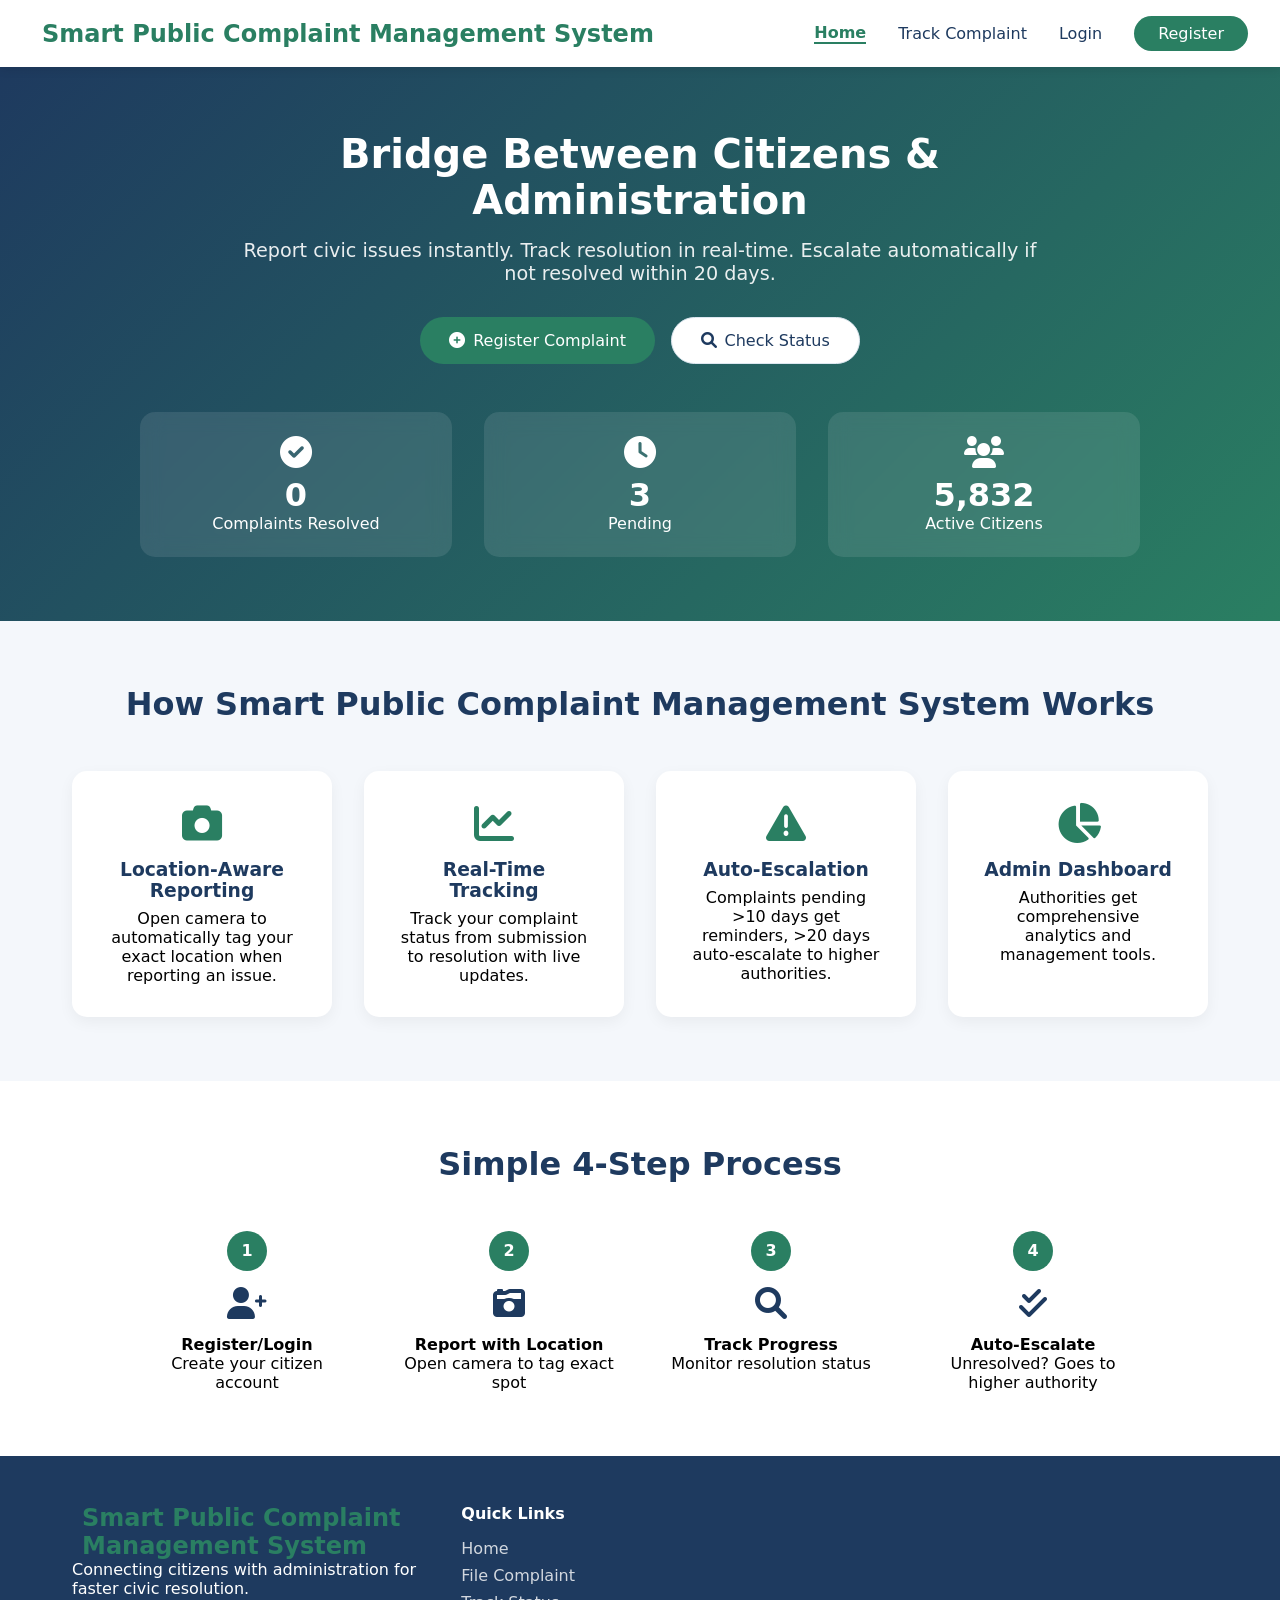
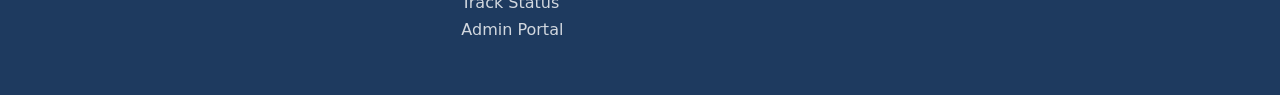
<file: index.html>
<!DOCTYPE html>
<html lang="en">
<head>
    <meta charset="UTF-8">
    <meta name="viewport" content="width=device-width, initial-scale=1.0">
    <title>Civora–Smart Citizen Complaint Platform</title>
    <link rel="stylesheet" href="https://cdnjs.cloudflare.com/ajax/libs/font-awesome/6.0.0-beta3/css/all.min.css">
    <link rel="stylesheet" href="style.css">
</head>
<body>
   
    <nav class="navbar">
        <div class="nav-container">
            <div class="logo">
                <i class="fas fa-bridge"></i>
                <span>Smart Public Complaint Management System</span>
            </div>
            <div class="nav-links">
                <a href="index.html" class="active">Home</a>
                <a href="status.html">Track Complaint</a>
                <a href="login.html">Login</a>
                <a href="register.html" class="btn-register">Register</a>
            </div>
        </div>
    </nav>

    
    <section class="hero">
        <div class="hero-content">
            <h1>Bridge Between Citizens & Administration</h1>
            <p>Report civic issues instantly. Track resolution in real-time. Escalate automatically if not resolved within 20 days.</p>
            <div class="hero-buttons">
                <a href="complaint-form.html" class="btn-primary"><i class="fas fa-plus-circle"></i> Register Complaint</a>
                <a href="status.html" class="btn-secondary"><i class="fas fa-search"></i> Check Status</a>
            </div>
        </div>
        <div class="hero-stats">
            <div class="stat-card">
                <i class="fas fa-check-circle"></i>
                <div class="stat-number" id="resolvedCount">1,247</div>
                <div>Complaints Resolved</div>
            </div>
            <div class="stat-card">
                <i class="fas fa-clock"></i>
                <div class="stat-number" id="pendingCount">342</div>
                <div>Pending</div>
            </div>
            <div class="stat-card">
                <i class="fas fa-users"></i>
                <div class="stat-number" id="citizenCount">5,832</div>
                <div>Active Citizens</div>
            </div>
        </div>
    </section>

    
    <section class="features">
        <h2>How Smart Public Complaint Management System Works</h2>
        <div class="features-grid">
            <div class="feature-card">
                <i class="fas fa-camera"></i>
                <h3>Location-Aware Reporting</h3>
                <p>Open camera to automatically tag your exact location when reporting an issue.</p>
            </div>
            <div class="feature-card">
                <i class="fas fa-chart-line"></i>
                <h3>Real-Time Tracking</h3>
                <p>Track your complaint status from submission to resolution with live updates.</p>
            </div>
            <div class="feature-card">
                <i class="fas fa-exclamation-triangle"></i>
                <h3>Auto-Escalation</h3>
                <p>Complaints pending >10 days get reminders, >20 days auto-escalate to higher authorities.</p>
            </div>
            <div class="feature-card">
                <i class="fas fa-chart-pie"></i>
                <h3>Admin Dashboard</h3>
                <p>Authorities get comprehensive analytics and management tools.</p>
            </div>
        </div>
    </section>

    
    <section class="steps">
        <h2>Simple 4-Step Process</h2>
        <div class="steps-container">
            <div class="step">
                <div class="step-number">1</div>
                <i class="fas fa-user-plus"></i>
                <h4>Register/Login</h4>
                <p>Create your citizen account</p>
            </div>
            <div class="step">
                <div class="step-number">2</div>
                <i class="fas fa-camera-retro"></i>
                <h4>Report with Location</h4>
                <p>Open camera to tag exact spot</p>
            </div>
            <div class="step">
                <div class="step-number">3</div>
                <i class="fas fa-search"></i>
                <h4>Track Progress</h4>
                <p>Monitor resolution status</p>
            </div>
            <div class="step">
                <div class="step-number">4</div>
                <i class="fas fa-check-double"></i>
                <h4>Auto-Escalate</h4>
                <p>Unresolved? Goes to higher authority</p>
            </div>
        </div>
    </section>

    
    <footer>
        <div class="footer-content">
            <div class="footer-section">
                <div class="logo">
                    <i class="fas fa-bridge"></i>
                    <span>Smart Public Complaint Management System</span>
                </div>
                <p>Connecting citizens with administration for faster civic resolution.</p>
            </div>
            <div class="footer-section">
                <h4>Quick Links</h4>
                <a href="index.html">Home</a>
                <a href="complaint-form.html">File Complaint</a>
                <a href="status.html">Track Status</a>
                <a href="admin.html">Admin Portal</a>
            </div>
           
        </div>
       
    </footer>

    <script src="script.js"></script>
</body>
</html>
</file>
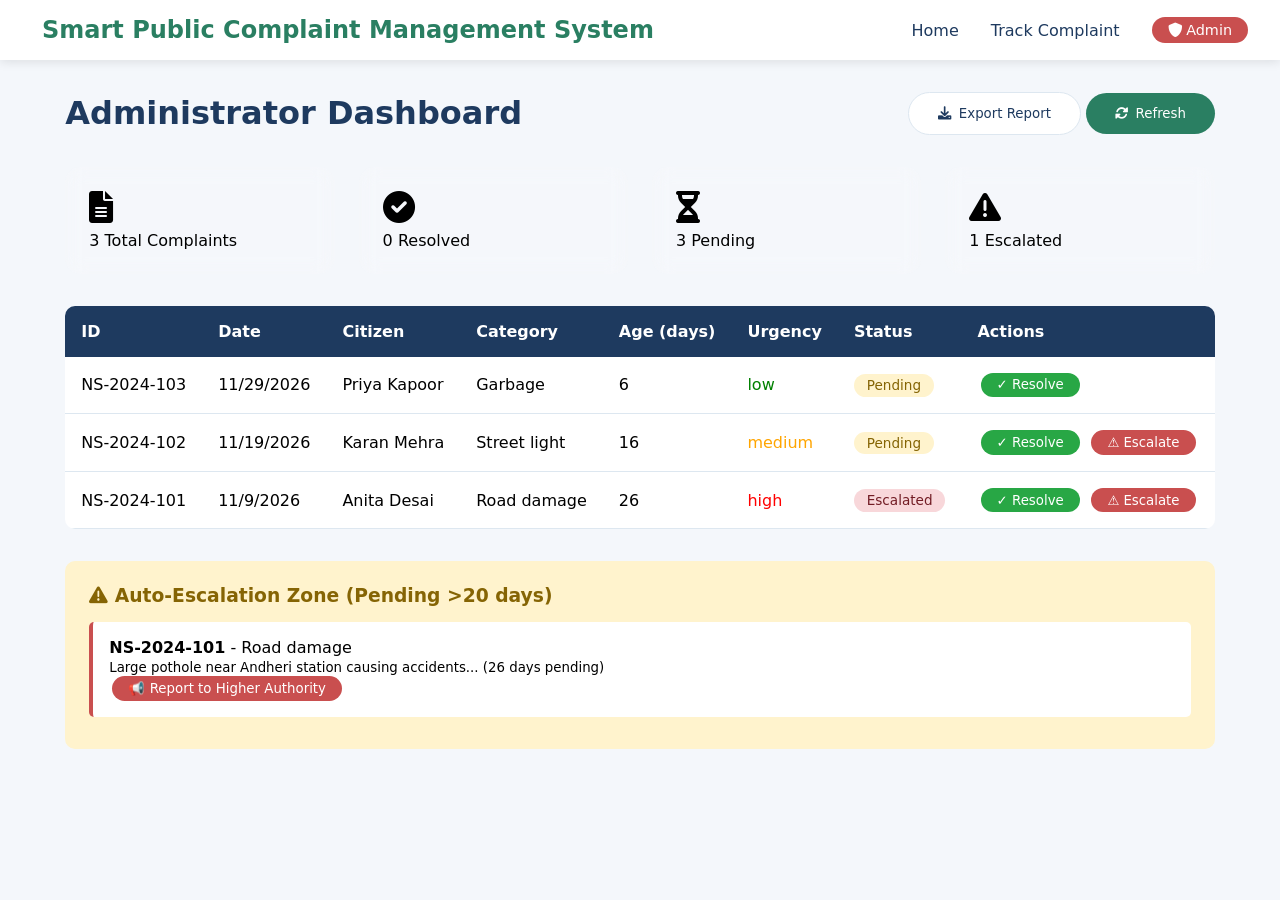
<file: admin.html>
<!DOCTYPE html>
<html lang="en">
<head>
    <meta charset="UTF-8">
    <meta name="viewport" content="width=device-width, initial-scale=1.0">
    <title>Admin Dashboard - Smart Public Complaint Management System</title>
    <link rel="stylesheet" href="https://cdnjs.cloudflare.com/ajax/libs/font-awesome/6.0.0-beta3/css/all.min.css">
    <link rel="stylesheet" href="style.css">
</head>
<body>
    <nav class="navbar">
        <div class="nav-container">
            <div class="logo">
                <i class="fas fa-bridge"></i>
                <span>Smart Public Complaint Management System</span>
            </div>
            <div class="nav-links">
                <a href="index.html">Home</a>
                <a href="status.html">Track Complaint</a>
                <span class="admin-badge"><i class="fas fa-shield-alt"></i> Admin</span>
            </div>
        </div>
    </nav>

    <div class="admin-dashboard">
        <div class="dashboard-header">
            <h1>Administrator Dashboard</h1>
            <div class="admin-actions">
                <button class="btn-secondary" onclick="exportData()"><i class="fas fa-download"></i> Export Report</button>
                <button class="btn-primary" onclick="loadAdminDashboard()"><i class="fas fa-sync-alt"></i> Refresh</button>
            </div>
        </div>

        
        <div class="stats-grid">
            <div class="stat-card">
                <i class="fas fa-file-alt"></i>
                <div class="stat-details">
                    <span class="stat-value" id="totalComplaints">0</span>
                    <span class="stat-label">Total Complaints</span>
                </div>
            </div>
            <div class="stat-card">
                <i class="fas fa-check-circle"></i>
                <div class="stat-details">
                    <span class="stat-value" id="resolvedComplaints">0</span>
                    <span class="stat-label">Resolved</span>
                </div>
            </div>
            <div class="stat-card">
                <i class="fas fa-hourglass-half"></i>
                <div class="stat-details">
                    <span class="stat-value" id="pendingComplaints">0</span>
                    <span class="stat-label">Pending</span>
                </div>
            </div>
            <div class="stat-card">
                <i class="fas fa-exclamation-triangle"></i>
                <div class="stat-details">
                    <span class="stat-value" id="escalatedComplaints">0</span>
                    <span class="stat-label">Escalated</span>
                </div>
            </div>
        </div>

       
        <div class="complaints-table-container">
            <table class="complaints-table">
                <thead>
                    <tr>
                        <th>ID</th>
                        <th>Date</th>
                        <th>Citizen</th>
                        <th>Category</th>
                        <th>Age (days)</th>
                        <th>Urgency</th>
                        <th>Status</th>
                        <th>Actions</th>
                    </tr>
                </thead>
                <tbody id="complaintsTableBody">
                   
                </tbody>
            </table>
        </div>

        
        <div class="escalation-zone">
            <h3><i class="fas fa-exclamation-triangle"></i> Auto-Escalation Zone (Pending >20 days)</h3>
            <div id="escalatedList" class="escalated-list">
                
            </div>
        </div>
    </div>

    <script src="script.js"></script>
</body>
</html>
</file>
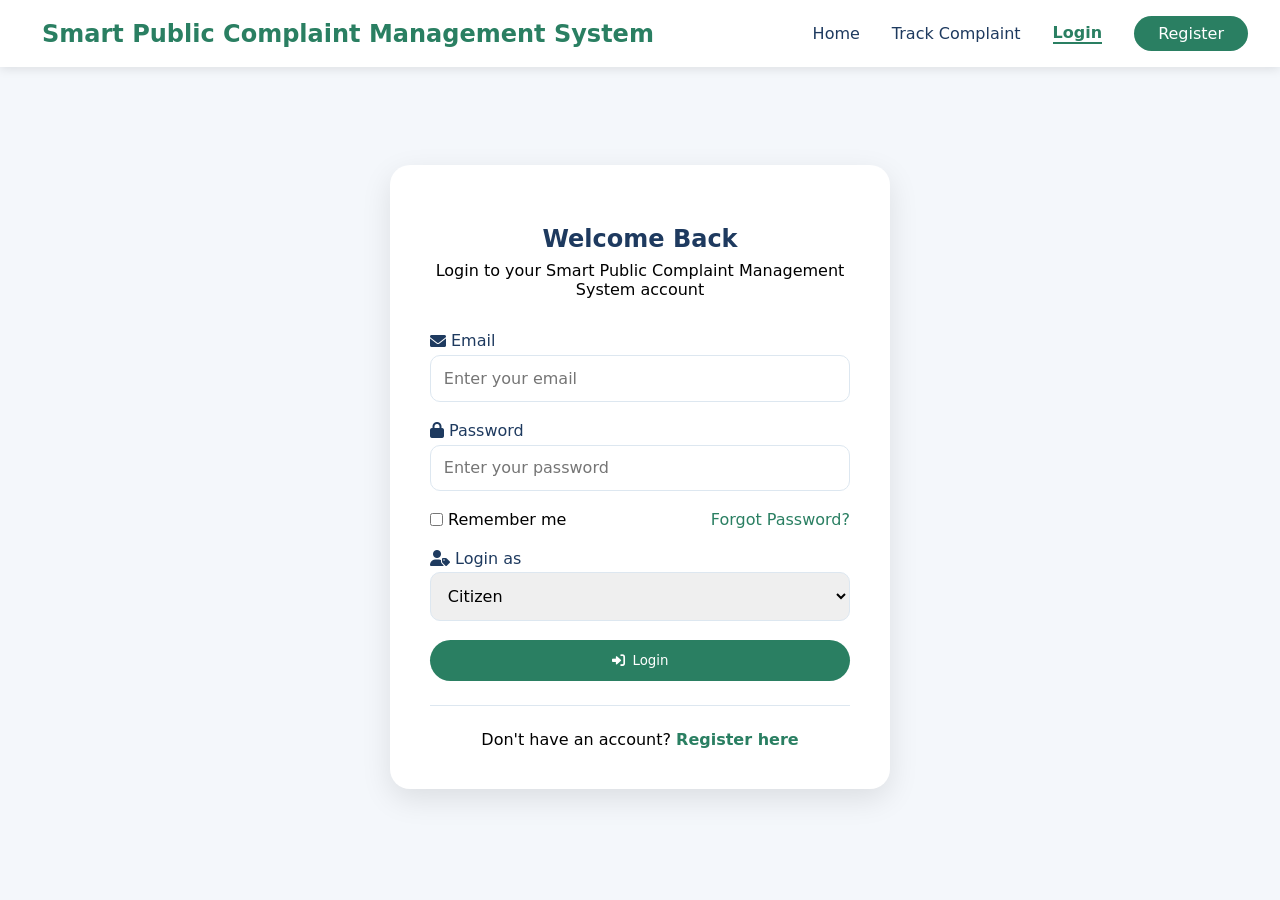
<file: login.html>
<!DOCTYPE html>
<html lang="en">
<head>
    <meta charset="UTF-8">
    <meta name="viewport" content="width=device-width, initial-scale=1.0">
    <title>Login - Smart Public Complaint Management System</title>
    <link rel="stylesheet" href="https://cdnjs.cloudflare.com/ajax/libs/font-awesome/6.0.0-beta3/css/all.min.css">
    <link rel="stylesheet" href="style.css">
</head>
<body>
    <nav class="navbar">
        <div class="nav-container">
            <div class="logo">
                <i class="fas fa-bridge"></i>
                <span>Smart Public Complaint Management System</span>
            </div>
            <div class="nav-links">
                <a href="index.html">Home</a>
                <a href="status.html">Track Complaint</a>
                <a href="login.html" class="active">Login</a>
                <a href="register.html" class="btn-register">Register</a>
            </div>
        </div>
    </nav>

    <div class="auth-container">
        <div class="auth-card">
            <div class="auth-header">
                <i class="fas fa-bridge"></i>
                <h2>Welcome Back</h2>
                <p>Login to your Smart Public Complaint Management System account</p>
            </div>
            
            <form id="loginForm" class="auth-form" onsubmit="handleLogin(event)">
                <div class="form-group">
                    <label><i class="fas fa-envelope"></i> Email</label>
                    <input type="email" id="loginEmail" placeholder="Enter your email" required>
                </div>
                
                <div class="form-group">
                    <label><i class="fas fa-lock"></i> Password</label>
                    <input type="password" id="loginPassword" placeholder="Enter your password" required>
                </div>
                
                <div class="form-options">
                    <label class="checkbox">
                        <input type="checkbox"> Remember me
                    </label>
                    <a href="#" class="forgot-password">Forgot Password?</a>
                </div>
                
                <div class="form-group">
                    <label><i class="fas fa-user-tag"></i> Login as</label>
                    <select id="loginUserType" required>
                        <option value="citizen">Citizen</option>
                        <option value="authority">Local Authority</option>
                        <option value="higher">Higher Authority</option>
                        <option value="admin">Administrator</option>
                    </select>
                </div>
                
                <button type="submit" class="btn-primary btn-block">
                    <i class="fas fa-sign-in-alt"></i> Login
                </button>
            </form>
            
            <div class="auth-footer">
                Don't have an account? <a href="register.html">Register here</a>
            </div>
        </div>
    </div>

    <script src="script.js"></script>
</body>
</html>
</file>
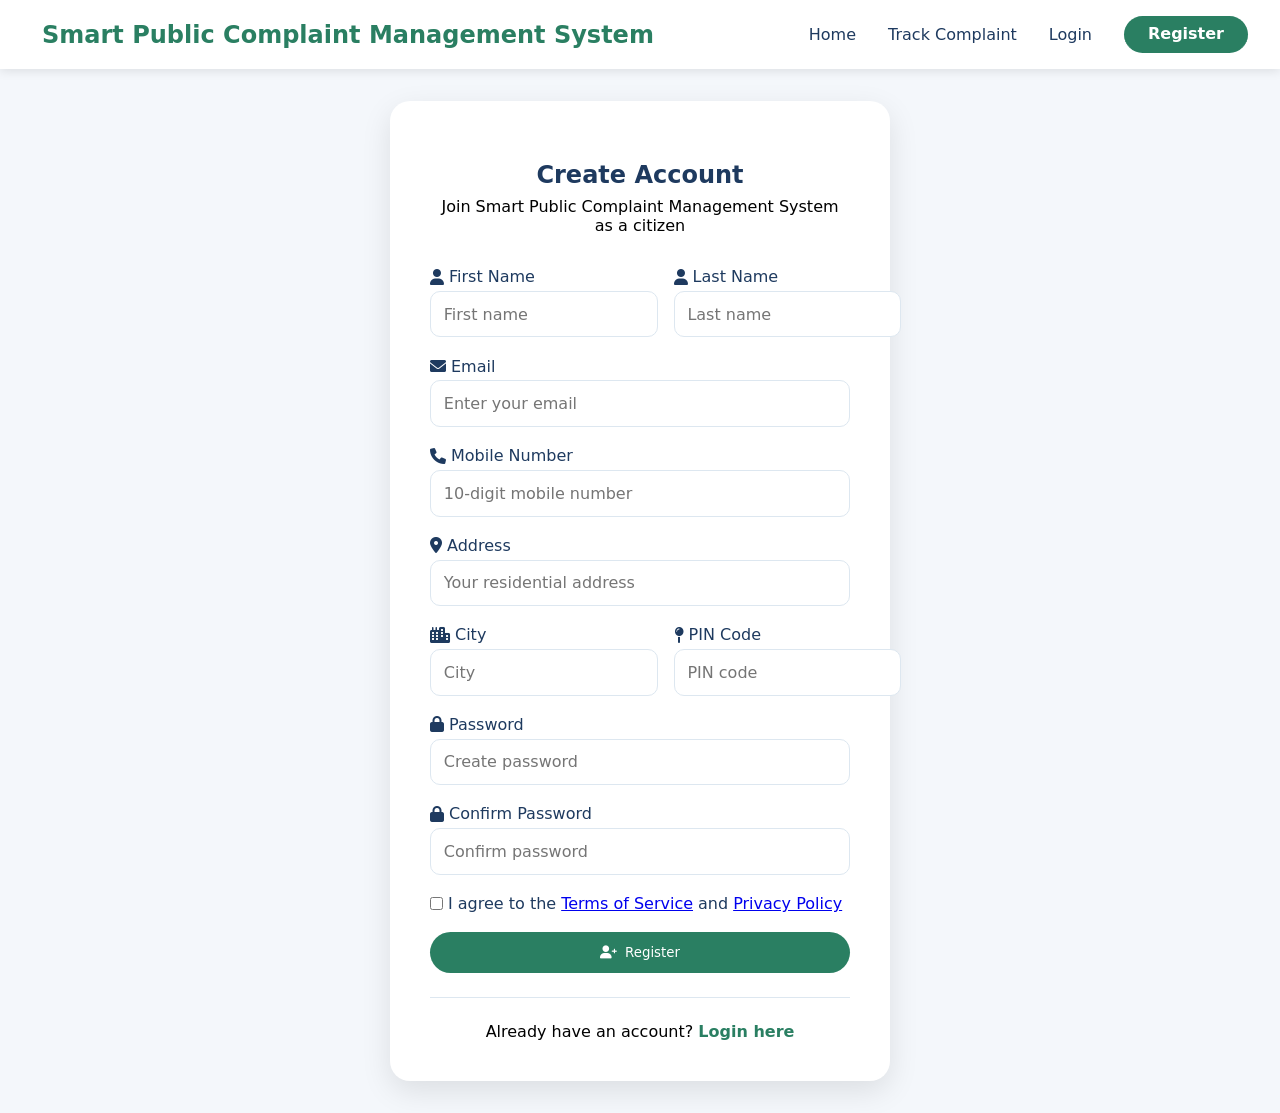
<file: register.html>
<!DOCTYPE html>
<html lang="en">
<head>
    <meta charset="UTF-8">
    <meta name="viewport" content="width=device-width, initial-scale=1.0">
    <title>Register - Smart Public Complaint Management System</title>
    <link rel="stylesheet" href="https://cdnjs.cloudflare.com/ajax/libs/font-awesome/6.0.0-beta3/css/all.min.css">
    <link rel="stylesheet" href="style.css">
</head>
<body>
    <nav class="navbar">
        <div class="nav-container">
            <div class="logo">
                <i class="fas fa-bridge"></i>
                <span>Smart Public Complaint Management System</span>
            </div>
            <div class="nav-links">
                <a href="index.html">Home</a>
                <a href="status.html">Track Complaint</a>
                <a href="login.html">Login</a>
                <a href="register.html" class="btn-register active">Register</a>
            </div>
        </div>
    </nav>

    <div class="auth-container">
        <div class="auth-card">
            <div class="auth-header">
                <i class="fas fa-bridge"></i>
                <h2>Create Account</h2>
                <p>Join Smart Public Complaint Management System as a citizen</p>
            </div>
            
            <form id="registerForm" class="auth-form" onsubmit="handleRegister(event)">
                <div class="form-row">
                    <div class="form-group">
                        <label><i class="fas fa-user"></i> First Name</label>
                        <input type="text" id="firstName" placeholder="First name" required>
                    </div>
                    <div class="form-group">
                        <label><i class="fas fa-user"></i> Last Name</label>
                        <input type="text" id="lastName" placeholder="Last name" required>
                    </div>
                </div>
                
                <div class="form-group">
                    <label><i class="fas fa-envelope"></i> Email</label>
                    <input type="email" id="regEmail" placeholder="Enter your email" required>
                </div>
                
                <div class="form-group">
                    <label><i class="fas fa-phone"></i> Mobile Number</label>
                    <input type="tel" id="mobile" placeholder="10-digit mobile number" pattern="[0-9]{10}" required>
                </div>
                
                <div class="form-group">
                    <label><i class="fas fa-map-marker-alt"></i> Address</label>
                    <input type="text" id="address" placeholder="Your residential address" required>
                </div>
                
                <div class="form-row">
                    <div class="form-group">
                        <label><i class="fas fa-city"></i> City</label>
                        <input type="text" id="city" placeholder="City" required>
                    </div>
                    <div class="form-group">
                        <label><i class="fas fa-map-pin"></i> PIN Code</label>
                        <input type="text" id="pincode" placeholder="PIN code" required>
                    </div>
                </div>
                
                <div class="form-group">
                    <label><i class="fas fa-lock"></i> Password</label>
                    <input type="password" id="regPassword" placeholder="Create password" required>
                </div>
                
                <div class="form-group">
                    <label><i class="fas fa-lock"></i> Confirm Password</label>
                    <input type="password" id="confirmPassword" placeholder="Confirm password" required>
                </div>
                
                <div class="form-group terms">
                    <label class="checkbox">
                        <input type="checkbox" required> I agree to the <a href="#">Terms of Service</a> and <a href="#">Privacy Policy</a>
                    </label>
                </div>
                
                <button type="submit" class="btn-primary btn-block">
                    <i class="fas fa-user-plus"></i> Register
                </button>
            </form>
            
            <div class="auth-footer">
                Already have an account? <a href="login.html">Login here</a>
            </div>
        </div>
    </div>

    <script src="script.js"></script>
</body>
</html>
</file>
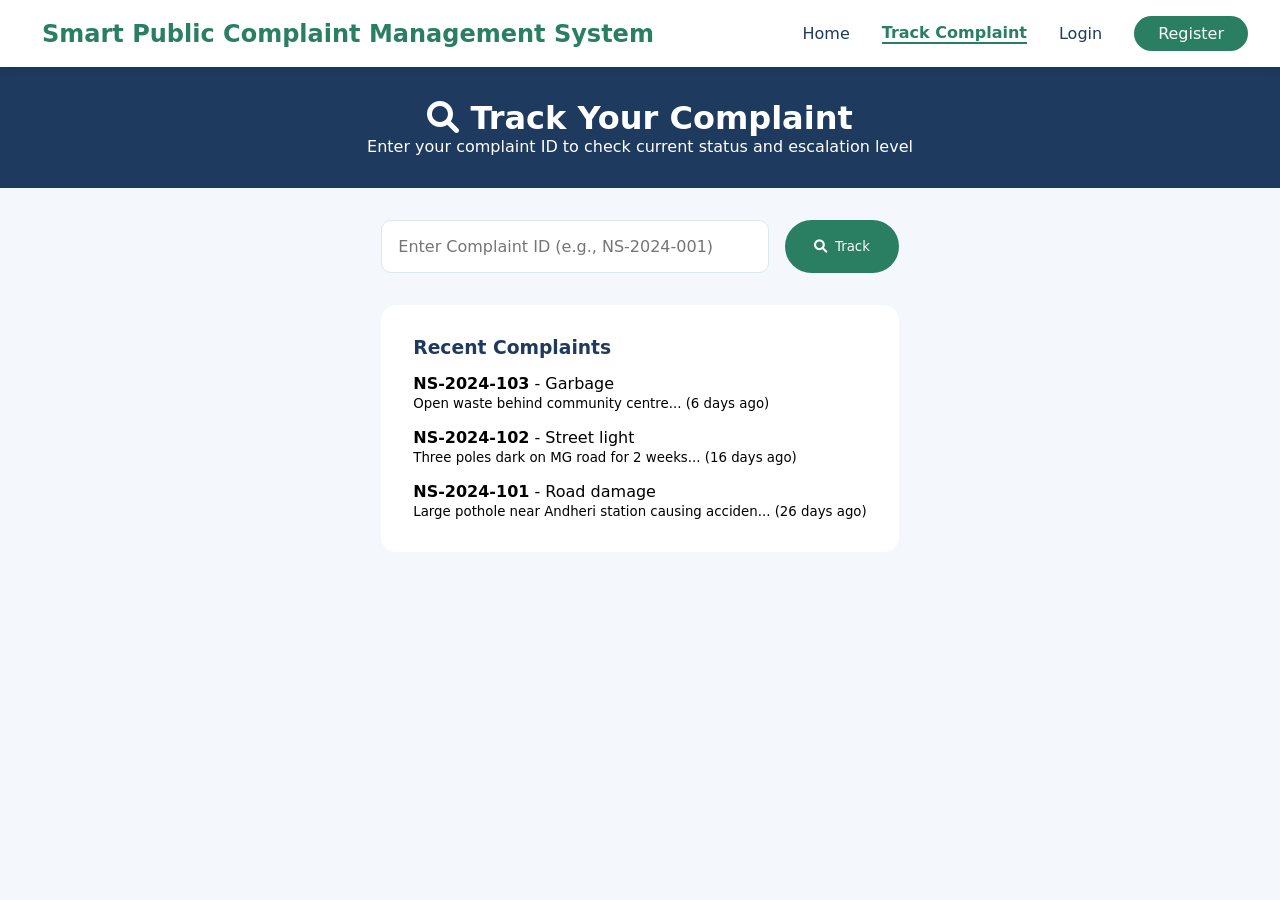
<file: status.html>
<!DOCTYPE html>
<html lang="en">
<head>
    <meta charset="UTF-8">
    <meta name="viewport" content="width=device-width, initial-scale=1.0">
    <title>Track Status - Smart Public Complaint Management System</title>
    <link rel="stylesheet" href="https://cdnjs.cloudflare.com/ajax/libs/font-awesome/6.0.0-beta3/css/all.min.css">
    <link rel="stylesheet" href="style.css">
</head>
<body>
    <nav class="navbar">
        <div class="nav-container">
            <div class="logo">
                <i class="fas fa-bridge"></i>
                <span>Smart Public Complaint Management System</span>
            </div>
            <div class="nav-links">
                <a href="index.html">Home</a>
                <a href="status.html" class="active">Track Complaint</a>
                <a href="login.html">Login</a>
                <a href="register.html" class="btn-register">Register</a>
            </div>
        </div>
    </nav>

    <div class="page-header">
        <h1><i class="fas fa-search"></i> Track Your Complaint</h1>
        <p>Enter your complaint ID to check current status and escalation level</p>
    </div>

    <div class="track-container">
        <div class="track-search">
            <input type="text" id="complaintId" placeholder="Enter Complaint ID (e.g., NS-2024-001)">
            <button onclick="trackComplaint()" class="btn-primary"><i class="fas fa-search"></i> Track</button>
        </div>

        <div id="trackResult" class="track-result hidden">
            
        </div>

        <div class="recent-complaints">
            <h3>Recent Complaints</h3>
            <div id="recentList" class="recent-list">
                
            </div>
        </div>
    </div>

    <script src="script.js"></script>
</body>
</html>
</file>
<file: style.css>
:root {
    --primary: #2a7f62;
    --primary-dark: #1e6750;
    --secondary: #1e3a5f;
    --secondary-dark: #143049;
    --danger: #c94f4f;
    --warning: #ffc107;
    --success: #28a745;
    --light: #f4f7fb;
    --border: #dde7f0;
}


* {
    margin: 0;
    padding: 0;
    box-sizing: border-box;
    font-family: 'Segoe UI', Roboto, system-ui, sans-serif;
}

body {
    background: var(--light);
    min-height: 100vh;
    display: flex;
    flex-direction: column;
}


.navbar {
    background: white;
    box-shadow: 0 2px 10px rgba(0,0,0,0.1);
    position: sticky;
    top: 0;
    z-index: 1000;
}

.nav-container {
    max-width: 1400px;
    margin: 0 auto;
    padding: 1rem 2rem;
    display: flex;
    justify-content: space-between;
    align-items: center;
}

.logo {
    display: flex;
    align-items: center;
    gap: 10px;
    font-size: 1.5rem;
    font-weight: 600;
    color: var(--primary);
}

.logo i {
    font-size: 2rem;
    color: var(--secondary);
}

.nav-links {
    display: flex;
    align-items: center;
    gap: 2rem;
}

.nav-links a {
    text-decoration: none;
    color: var(--secondary);
    font-weight: 500;
    transition: color 0.3s;
}

.nav-links a:hover {
    color: var(--primary);
}

.nav-links a.active {
    color: var(--primary);
    font-weight: 600;
    border-bottom: 2px solid var(--primary);
}

.btn-register {
    background: var(--primary);
    color: white !important;
    padding: 0.5rem 1.5rem;
    border-radius: 25px;
}

.btn-register:hover {
    background: var(--primary-dark);
}

.admin-badge {
    background: var(--danger);
    color: white;
    padding: 0.3rem 1rem;
    border-radius: 20px;
    font-size: 0.9rem;
}


.btn-primary, .btn-secondary, .btn-small {
    padding: 0.8rem 1.8rem;
    border: none;
    border-radius: 30px;
    font-weight: 500;
    cursor: pointer;
    display: inline-flex;
    align-items: center;
    gap: 8px;
    text-decoration: none;
    transition: all 0.3s;
}

.btn-primary {
    background: var(--primary);
    color: white;
}

.btn-primary:hover {
    background: var(--primary-dark);
    transform: translateY(-2px);
    box-shadow: 0 5px 15px rgba(42,127,98,0.3);
}

.btn-secondary {
    background: white;
    color: var(--secondary);
    border: 1px solid var(--border);
}

.btn-secondary:hover {
    background: var(--light);
    border-color: var(--primary);
}

.btn-small {
    padding: 0.4rem 1rem;
    font-size: 0.9rem;
}

.btn-block {
    width: 100%;
    justify-content: center;
}


.hero {
    background: linear-gradient(135deg, var(--secondary), var(--primary));
    color: white;
    padding: 4rem 2rem;
    text-align: center;
}

.hero-content {
    max-width: 800px;
    margin: 0 auto 3rem;
}

.hero-content h1 {
    font-size: 2.5rem;
    margin-bottom: 1rem;
}

.hero-content p {
    font-size: 1.2rem;
    opacity: 0.9;
    margin-bottom: 2rem;
}

.hero-buttons {
    display: flex;
    gap: 1rem;
    justify-content: center;
}

.hero-stats {
    display: grid;
    grid-template-columns: repeat(3, 1fr);
    gap: 2rem;
    max-width: 1000px;
    margin: 0 auto;
}

.stat-card {
    background: rgba(255,255,255,0.1);
    padding: 1.5rem;
    border-radius: 15px;
    backdrop-filter: blur(10px);
}

.stat-card i {
    font-size: 2rem;
    margin-bottom: 0.5rem;
}

.stat-number {
    font-size: 2rem;
    font-weight: 700;
}


.features {
    padding: 4rem 2rem;
    max-width: 1200px;
    margin: 0 auto;
}

.features h2 {
    text-align: center;
    color: var(--secondary);
    margin-bottom: 3rem;
    font-size: 2rem;
}

.features-grid {
    display: grid;
    grid-template-columns: repeat(4, 1fr);
    gap: 2rem;
}

.feature-card {
    background: white;
    padding: 2rem;
    border-radius: 15px;
    text-align: center;
    box-shadow: 0 5px 15px rgba(0,0,0,0.05);
    transition: transform 0.3s;
}

.feature-card:hover {
    transform: translateY(-5px);
}

.feature-card i {
    font-size: 2.5rem;
    color: var(--primary);
    margin-bottom: 1rem;
}

.feature-card h3 {
    color: var(--secondary);
    margin-bottom: 0.5rem;
}


.steps {
    background: white;
    padding: 4rem 2rem;
}

.steps h2 {
    text-align: center;
    color: var(--secondary);
    margin-bottom: 3rem;
    font-size: 2rem;
}

.steps-container {
    display: flex;
    justify-content: center;
    gap: 3rem;
    max-width: 1000px;
    margin: 0 auto;
}

.step {
    text-align: center;
    position: relative;
    flex: 1;
}

.step-number {
    width: 40px;
    height: 40px;
    background: var(--primary);
    color: white;
    border-radius: 50%;
    display: flex;
    align-items: center;
    justify-content: center;
    margin: 0 auto 1rem;
    font-weight: 700;
}

.step i {
    font-size: 2rem;
    color: var(--secondary);
    margin-bottom: 1rem;
}


footer {
    background: var(--secondary);
    color: white;
    margin-top: auto;
}

.footer-content {
    max-width: 1200px;
    margin: 0 auto;
    padding: 3rem 2rem;
    display: grid;
    grid-template-columns: repeat(3, 1fr);
    gap: 2rem;
}

.footer-section h4 {
    margin-bottom: 1rem;
}

.footer-section a {
    color: rgba(255,255,255,0.8);
    text-decoration: none;
    display: block;
    margin-bottom: 0.5rem;
}

.footer-section a:hover {
    color: white;
}

.footer-bottom {
    text-align: center;
    padding: 1rem;
    border-top: 1px solid rgba(255,255,255,0.1);
}


.auth-container {
    display: flex;
    justify-content: center;
    align-items: center;
    min-height: calc(100vh - 80px);
    padding: 2rem;
}

.auth-card {
    background: white;
    border-radius: 20px;
    padding: 2.5rem;
    width: 100%;
    max-width: 500px;
    box-shadow: 0 10px 30px rgba(0,0,0,0.1);
}

.auth-header {
    text-align: center;
    margin-bottom: 2rem;
}

.auth-header i {
    font-size: 3rem;
    color: var(--primary);
    margin-bottom: 1rem;
}

.auth-header h2 {
    color: var(--secondary);
    margin-bottom: 0.5rem;
}

.auth-form {
    display: flex;
    flex-direction: column;
    gap: 1.2rem;
}

.form-row {
    display: grid;
    grid-template-columns: 1fr 1fr;
    gap: 1rem;
}

.form-group {
    display: flex;
    flex-direction: column;
    gap: 0.3rem;
}

.form-group label {
    color: var(--secondary);
    font-weight: 500;
    display: flex;
    align-items: center;
    gap: 5px;
}

.form-group input,
.form-group select,
.form-group textarea {
    padding: 0.8rem;
    border: 1px solid var(--border);
    border-radius: 10px;
    font-size: 1rem;
    transition: all 0.3s;
}

.form-group input:focus,
.form-group select:focus,
.form-group textarea:focus {
    outline: none;
    border-color: var(--primary);
    box-shadow: 0 0 0 3px rgba(42,127,98,0.1);
}

.form-options {
    display: flex;
    justify-content: space-between;
    align-items: center;
}

.checkbox {
    display: flex;
    align-items: center;
    gap: 5px;
    cursor: pointer;
}

.forgot-password {
    color: var(--primary);
    text-decoration: none;
}

.auth-footer {
    text-align: center;
    margin-top: 1.5rem;
    padding-top: 1.5rem;
    border-top: 1px solid var(--border);
}

.auth-footer a {
    color: var(--primary);
    text-decoration: none;
    font-weight: 600;
}


.page-header {
    background: var(--secondary);
    color: white;
    padding: 2rem;
    text-align: center;
}

.complaint-form-container {
    max-width: 900px;
    margin: 2rem auto;
    padding: 0 1rem;
}

.form-section {
    background: white;
    border-radius: 15px;
    padding: 2rem;
    margin-bottom: 2rem;
    box-shadow: 0 5px 15px rgba(0,0,0,0.05);
}

.form-section h3 {
    color: var(--secondary);
    margin-bottom: 1.5rem;
    display: flex;
    align-items: center;
    gap: 10px;
}

.camera-location-box {
    background: var(--light);
    border-radius: 10px;
    padding: 1.5rem;
    margin-bottom: 1rem;
}

.camera-instruction {
    display: flex;
    align-items: center;
    gap: 1rem;
    margin-bottom: 1rem;
}

.camera-instruction i {
    font-size: 2rem;
    color: var(--primary);
}

.camera-preview {
    margin-top: 1rem;
}

.camera-preview video {
    width: 100%;
    border-radius: 10px;
    margin-bottom: 1rem;
}

.camera-controls {
    display: flex;
    gap: 1rem;
}

.hidden {
    display: none;
}

.location-info {
    background: #e3f2fd;
    border-radius: 10px;
    padding: 1rem;
    margin-top: 1rem;
}

.location-status {
    display: flex;
    align-items: center;
    gap: 10px;
}

.location-coordinates {
    margin-top: 0.5rem;
    padding-top: 0.5rem;
    border-top: 1px solid #b8d9f5;
}

.complaint-map {
    height: 300px;
    border-radius: 10px;
    margin-top: 1rem;
    z-index: 1;
}

.terms-checkbox {
    display: flex;
    align-items: center;
    gap: 10px;
    margin-bottom: 1.5rem;
}

.form-actions {
    display: flex;
    gap: 1rem;
    justify-content: flex-end;
}


.track-container {
    max-width: 800px;
    margin: 2rem auto;
    padding: 0 1rem;
}

.track-search {
    display: flex;
    gap: 1rem;
    margin-bottom: 2rem;
}

.track-search input {
    flex: 1;
    padding: 1rem;
    border: 1px solid var(--border);
    border-radius: 10px;
    font-size: 1rem;
}

.track-result {
    background: white;
    border-radius: 15px;
    padding: 2rem;
    margin-bottom: 2rem;
    box-shadow: 0 5px 15px rgba(0,0,0,0.05);
}

.recent-complaints {
    background: white;
    border-radius: 15px;
    padding: 2rem;
}

.recent-complaints h3 {
    color: var(--secondary);
    margin-bottom: 1rem;
}

.recent-list {
    display: flex;
    flex-direction: column;
    gap: 1rem;
}


.admin-dashboard {
    max-width: 1400px;
    margin: 2rem auto;
    padding: 0 2rem;
}

.dashboard-header {
    display: flex;
    justify-content: space-between;
    align-items: center;
    margin-bottom: 2rem;
}

.dashboard-header h1 {
    color: var(--secondary);
}

.stats-grid {
    display: grid;
    grid-template-columns: repeat(4, 1fr);
    gap: 1.5rem;
    margin-bottom: 2rem;
}

.complaints-table-container {
    background: white;
    border-radius: 10px;
    overflow-x: auto;
    margin-bottom: 2rem;
}

.complaints-table {
    width: 100%;
    border-collapse: collapse;
}

.complaints-table th {
    background: var(--secondary);
    color: white;
    padding: 1rem;
    text-align: left;
}

.complaints-table td {
    padding: 1rem;
    border-bottom: 1px solid var(--border);
}

.complaints-table tr:hover {
    background: var(--light);
}

.status-badge {
    padding: 0.2rem 0.8rem;
    border-radius: 15px;
    font-size: 0.85rem;
    font-weight: 500;
}

.status-pending { background: #fff3cd; color: #856404; }
.status-resolved { background: #d4edda; color: #155724; }
.status-escalated { background: #f8d7da; color: #721c24; }

.escalation-zone {
    background: #fff3cd;
    border-radius: 10px;
    padding: 1.5rem;
    margin-top: 2rem;
}

.escalation-zone h3 {
    color: #856404;
    margin-bottom: 1rem;
}

.resolve-btn, .escalate-btn {
    padding: 0.3rem 1rem;
    border: none;
    border-radius: 15px;
    cursor: pointer;
    margin: 0 0.2rem;
}

.resolve-btn {
    background: var(--success);
    color: white;
}

.escalate-btn {
    background: var(--danger);
    color: white;
}
</file>
